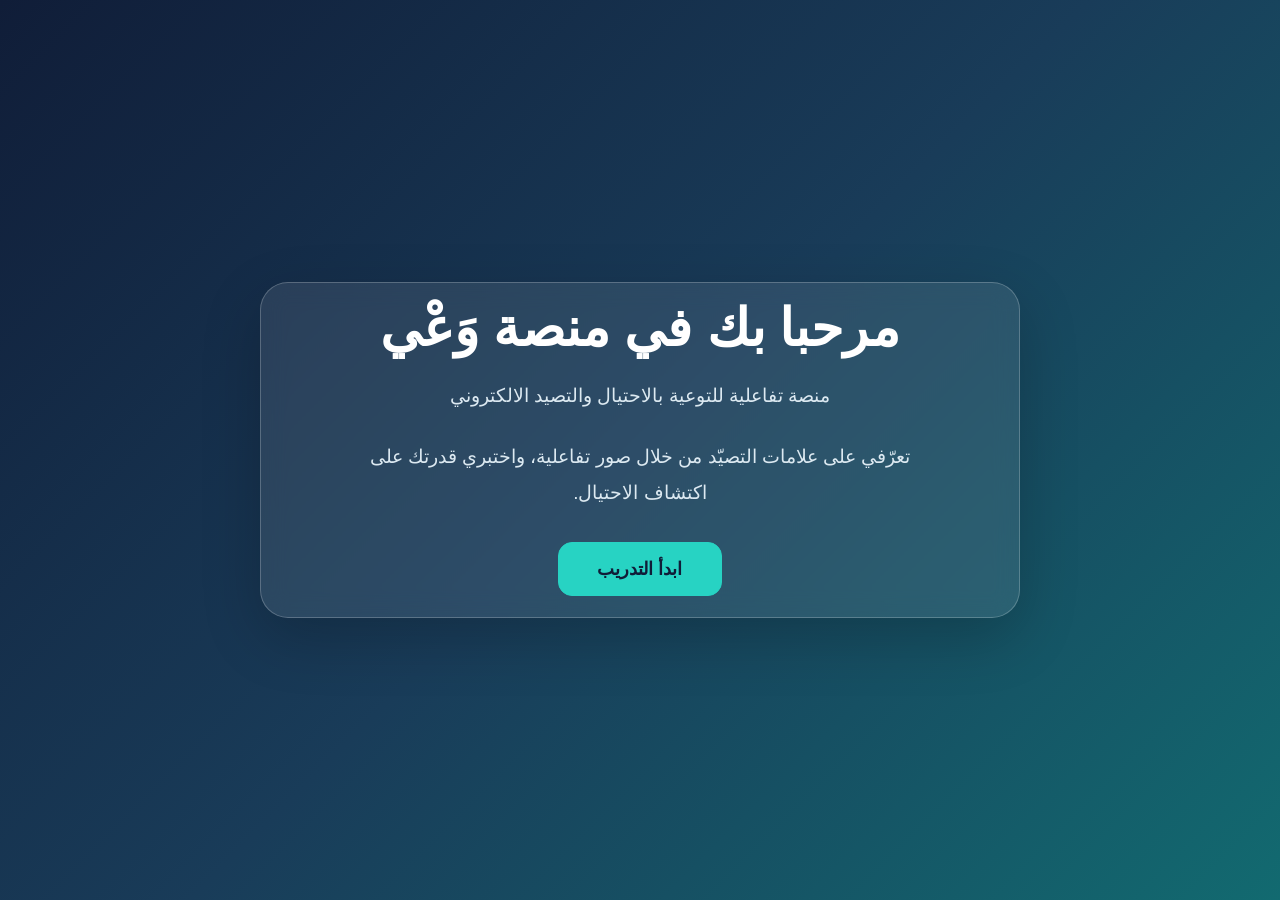
<file: index.html>
<!DOCTYPE html>
<html lang="ar" dir="rtl">
<head>
    <meta charset="UTF-8">
    <meta name="viewport" content="width=device-width, initial-scale=1.0">
    <title>منصة وعي w3y</title>
    <link rel="stylesheet" href="css/style.css">
</head>
<body>
    <main class="hero-card">
 <h1>مرحبا بك في منصة وَعْي</h1> 
 <p>منصة تفاعلية للتوعية بالاحتيال والتصيد الالكتروني</p>
 <p>تعرّفي على علامات التصيّد من خلال صور تفاعلية، واختبري قدرتك على اكتشاف الاحتيال.</p>
 <a href="login.html">
    <button>ابدأ التدريب</button>
 </a>
  </main>
</body>
</html>
</file>
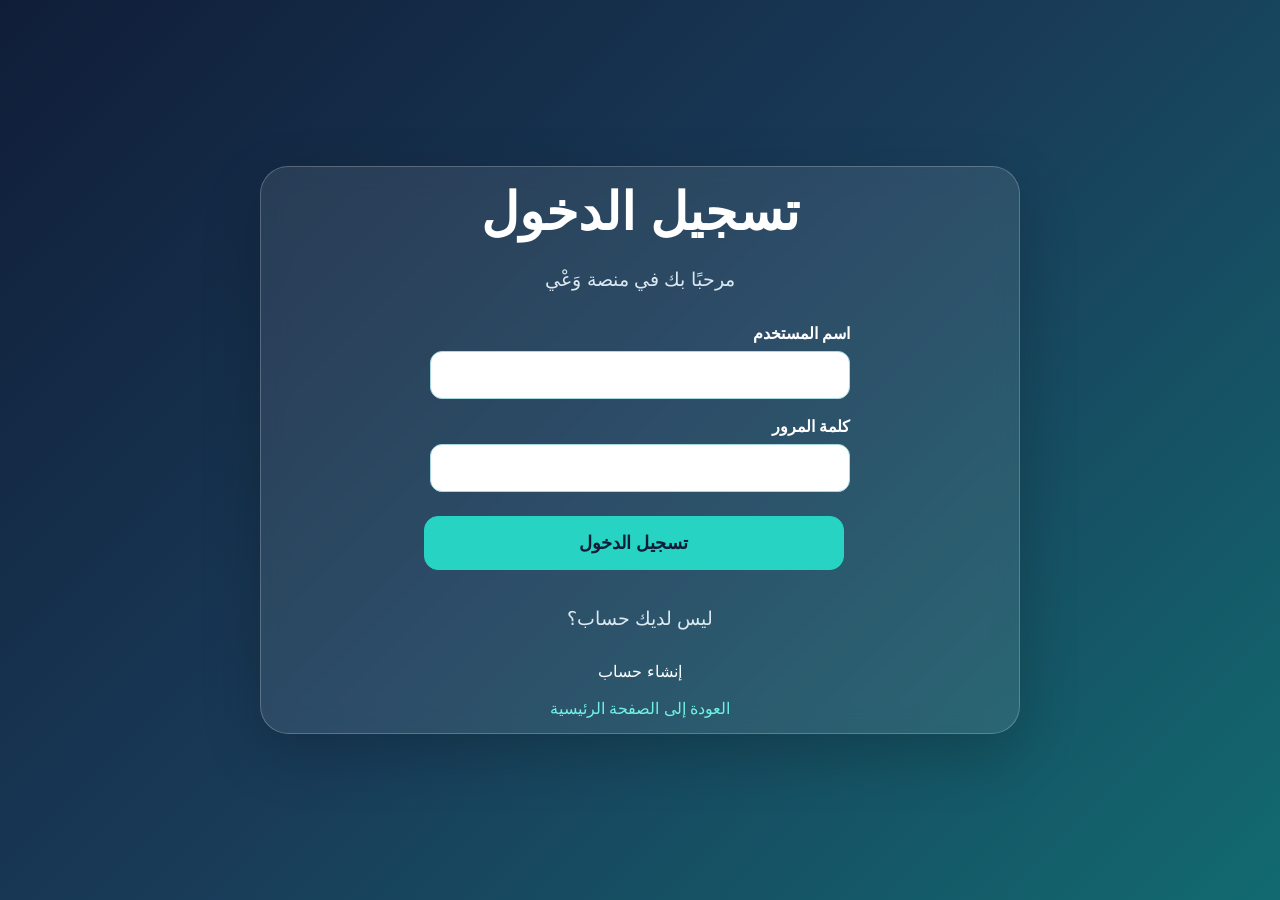
<file: login.html>
<!DOCTYPE html>
<html lang="ar" dir="rtl">

<head>
    <meta charset="UTF-8">
    <meta name="viewport" content="width=device-width, initial-scale=1.0">
    <title>تسجيل الدخول | وَعْي W3Y</title>
    <link rel="stylesheet" href="css/style.css">
</head>

<body>
<main class="hero-card">
    <h1>تسجيل الدخول</h1>

    <p>مرحبًا بك في منصة وَعْي</p>

  <form id="loginForm">
  
        <label for="username">اسم المستخدم</label>
        <br>
        <input type="text" id="username" name="username" required>

        <br><br>

        <label for="password">كلمة المرور</label>
        <br>
        <input type="password" id="password" name="password" required>

        <br><br>

        <button type="submit">تسجيل الدخول</button>
    </form>

    <p>ليس لديك حساب؟</p>
 <a href="register.html" class="register-btn">إنشاء حساب</a>

    <br><br>

    <a href="index.html">العودة إلى الصفحة الرئيسية</a>
    </main>
<script>
    document.getElementById("loginForm").addEventListener("submit", async function(event) {
        event.preventDefault();
    const username = document.getElementById("username").value.trim();
    const password = document.getElementById("password").value; 
     try {
    const response = await fetch("/api/login", {
        method: "POST",
        headers: { "Content-Type": "application/json" },
        body: JSON.stringify({ username, password })
    });

    const result = await response.json();

    if (response.ok) {
        window.location.href = "training.html";
    } else {
        alert(result.error || "اسم المستخدم أو كلمة المرور غير صحيحة");
    }
} catch (error) {
    alert("تعذّر الاتصال بالسيرفر");
}  
    });
</script>
</body>
</file>
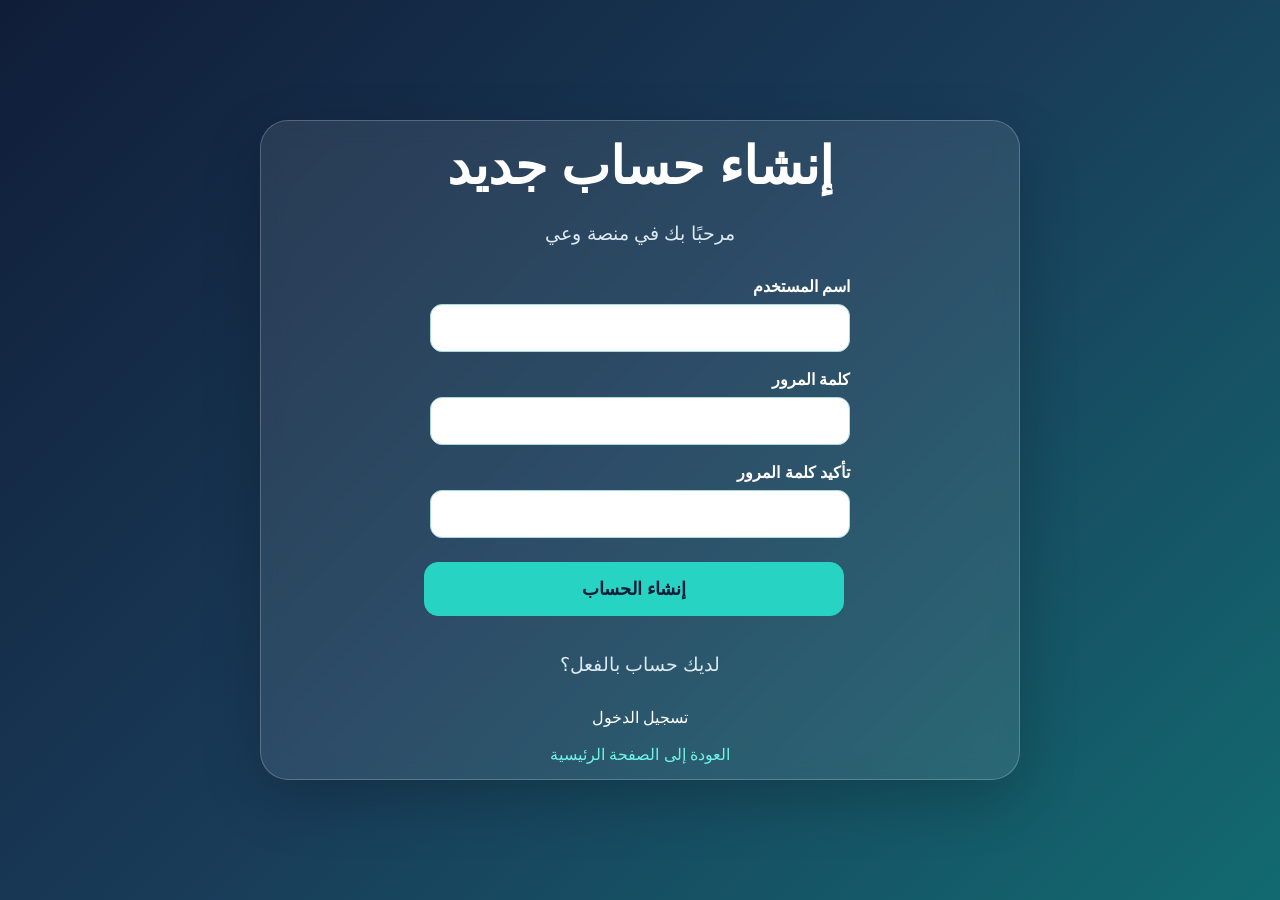
<file: register.html>
<!DOCTYPE html>
<html lang="ar" dir="rtl">
<head>
    <meta charset="UTF-8">
    <meta name="viewport" content="width=device-width, initial-scale=1.0">
    <title>إنشاء حساب | منصة وعي W3Y</title>
    <link rel="stylesheet" href="css/style.css">
</head>
<body>
    <main class="hero-card">

    <h1>إنشاء حساب جديد</h1>
    <p>مرحبًا بك في منصة وعي</p>

    <form id="registerForm">
        <label for="username">اسم المستخدم</label>
        <br>
        <input type="text" id="username" required>

        <br><br>

        <label for="password">كلمة المرور</label>
        <br>
        <input type="password" id="password" required>

        <br><br>

        <label for="confirmPassword">تأكيد كلمة المرور</label>
        <br>
        <input type="password" id="confirmPassword" required>

        <br><br>

        <button type="submit">إنشاء الحساب</button>
    </form>

    <p>لديك حساب بالفعل؟</p>
    <a href="login.html">تسجيل الدخول</a>

    <br><br>

    <a href="index.html">العودة إلى الصفحة الرئيسية</a>
    </main>
<script>
document.getElementById("registerForm").addEventListener("submit", async function(event) {
    event.preventDefault();
const username = document.getElementById("username").value.trim();
    const password = document.getElementById("password").value;
    const confirmPassword = document.getElementById("confirmPassword").value;

    if (password !== confirmPassword) {
        alert("كلمتا المرور غير متطابقتين");
        return;
    }
const response = await fetch("/api/register", {
 method: "POST",
 headers: { "Content-Type": "application/json" },
 body: JSON.stringify({ username, password })   
});
const result = await response.json();
if (response.ok) {
alert(result.message || "تم إنشاء الحساب بنجاح");
 } else {
 alert(result.error || "تعذّر إنشاء الحساب");
}       
});
</script>
</body>
</html>
</file>
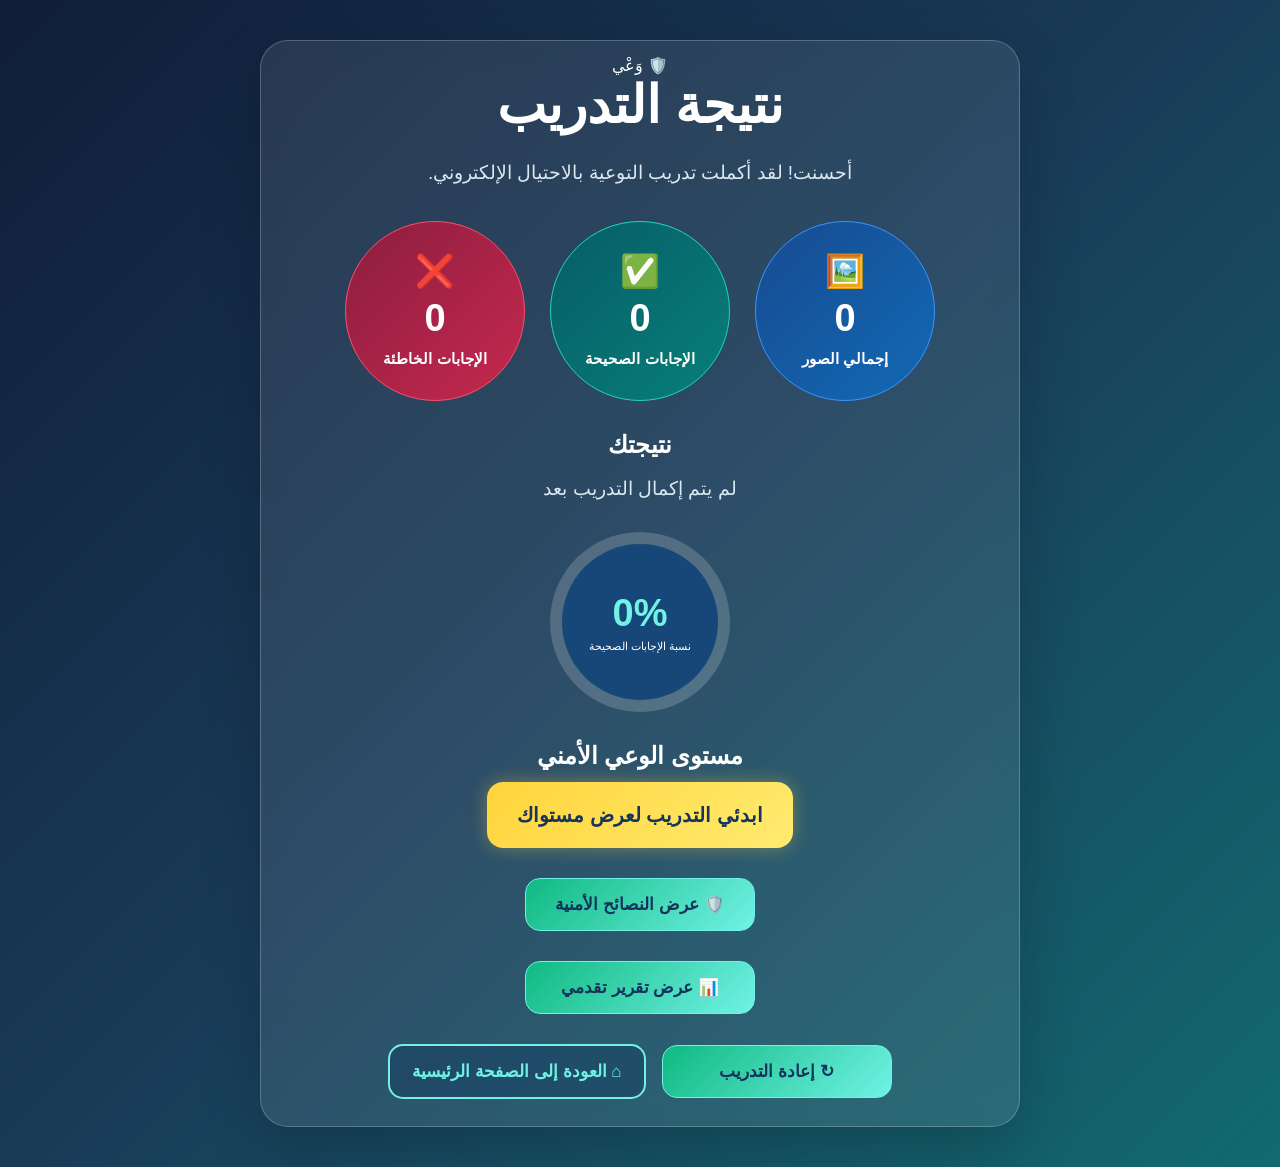
<file: result.html>
<!DOCTYPE html>
<html lang="ar" dir="rtl">

<head>
    <meta charset="UTF-8">
    <meta name="viewport" content="width=device-width, initial-scale=1.0">
    <title>النتيجة | وَعْي W3Y</title>
    <link rel="stylesheet" href="css/style.css">
</head>

<body>
    <main class="hero-card">
      <div class="w3y-brand">
    <span class="w3y-brand-icon">🛡️</span>
    <span>وَعْي</span>
</div>  

    <h1>نتيجة التدريب</h1>

    <p>أحسنت! لقد أكملت تدريب التوعية بالاحتيال الإلكتروني.</p>
<div class="result-stats">

    <div class="stat-card">
        <span class="stat-icon">🖼️</span>
        <strong id="total-count">0</strong>
        <span>إجمالي الصور</span>
    </div>

    <div class="stat-card">
        <span class="stat-icon">✅</span>
        <strong id="correct-count">0</strong>
        <span>الإجابات الصحيحة</span>
    </div>

    <div class="stat-card">
        <span class="stat-icon">❌</span>
        <strong id="wrong-count">0</strong>
        <span>الإجابات الخاطئة</span>
    </div>

</div>
    <h2>نتيجتك</h2>

    <p id="score">جاري عرض النتيجة...</p>
<div class="score-circle" id="score-circle">
    <span id="score-percentage">0%</span>
    <small>نسبة الإجابات الصحيحة</small>
</div>
    <h2>مستوى الوعي الأمني</h2>

    <p id="level">سيظهر مستوى الوعي هنا</p>
    <p id="learning-message"></p>
<div class="result-actions">
    <a href="tips.html" class="result-btn result-btn-primary">
        🛡️ عرض النصائح الأمنية
    </a>
</div>
<div class="result-actions">
    <a href="report.html" class="result-btn result-btn-primary">
        📊 عرض تقرير تقدمي
    </a>
</div>
<div class="result-actions">
    <a href="training.html" class="result-btn result-btn-primary">
        ↻ إعادة التدريب
    </a>

    <a href="index.html" class="result-btn result-btn-outline">
        ⌂ العودة إلى الصفحة الرئيسية
    </a>
</div>
  </main>  
<script src="js/result.js"></script>
</body>

</html>
</file>
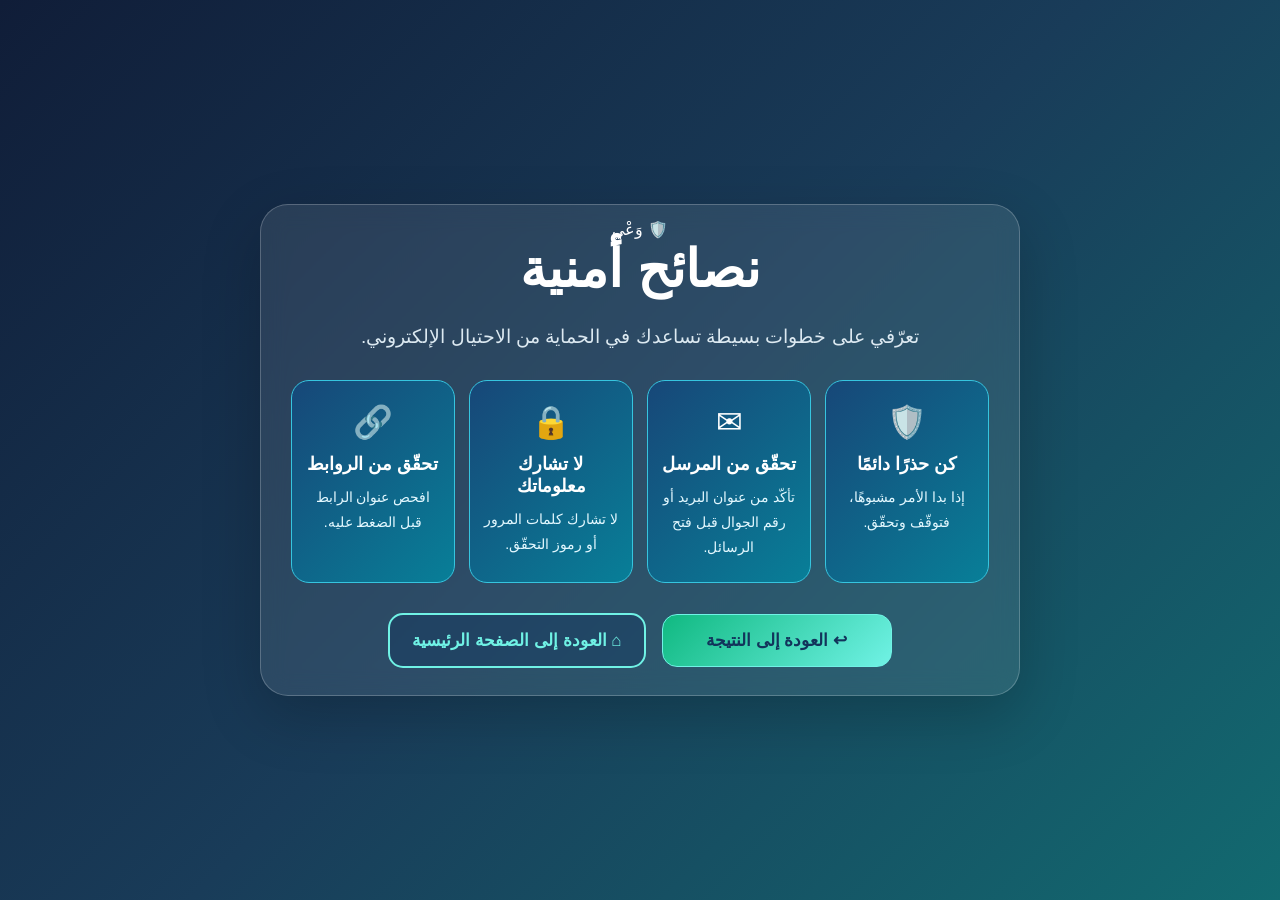
<file: tips.html>
<!DOCTYPE html>
<html lang="ar" dir="rtl">

<head>
    <meta charset="UTF-8">
    <meta name="viewport" content="width=device-width, initial-scale=1.0">
    <title>النصائح الأمنية | وَعْي W3Y</title>
    <link rel="stylesheet" href="css/style.css">
</head>

<body>
    <main class="hero-card">
        <div class="w3y-brand">
            <span class="w3y-brand-icon">🛡️</span>
            <span>وَعْي</span>
        </div>

        <h1>نصائح أمنية</h1>
        <p>تعرّفي على خطوات بسيطة تساعدك في الحماية من الاحتيال الإلكتروني.</p>

        <div class="tips-grid">
            <div class="tip-card">
                <span class="tip-icon">🛡️</span>
                <h3>كن حذرًا دائمًا</h3>
                <p>إذا بدا الأمر مشبوهًا، فتوقّف وتحقّق.</p>
            </div>

            <div class="tip-card">
                <span class="tip-icon">&#9993;</span>
                <h3>تحقّق من المرسل</h3>
                <p>تأكّد من عنوان البريد أو رقم الجوال قبل فتح الرسائل.</p>
            </div>

            <div class="tip-card">
                <span class="tip-icon">🔒</span>
                <h3>لا تشارك معلوماتك</h3>
                <p>لا تشارك كلمات المرور أو رموز التحقّق.</p>
            </div>

            <div class="tip-card">
                <span class="tip-icon">🔗</span>
                <h3>تحقّق من الروابط</h3>
                <p>افحص عنوان الرابط قبل الضغط عليه.</p>
            </div>
        </div>

        <div class="result-actions">
            <a href="result.html" class="result-btn result-btn-primary">
                ↩ العودة إلى النتيجة
            </a>

            <a href="index.html" class="result-btn result-btn-outline">
                ⌂ العودة إلى الصفحة الرئيسية
            </a>
        </div>
    </main>
</body>

</html>
</file>
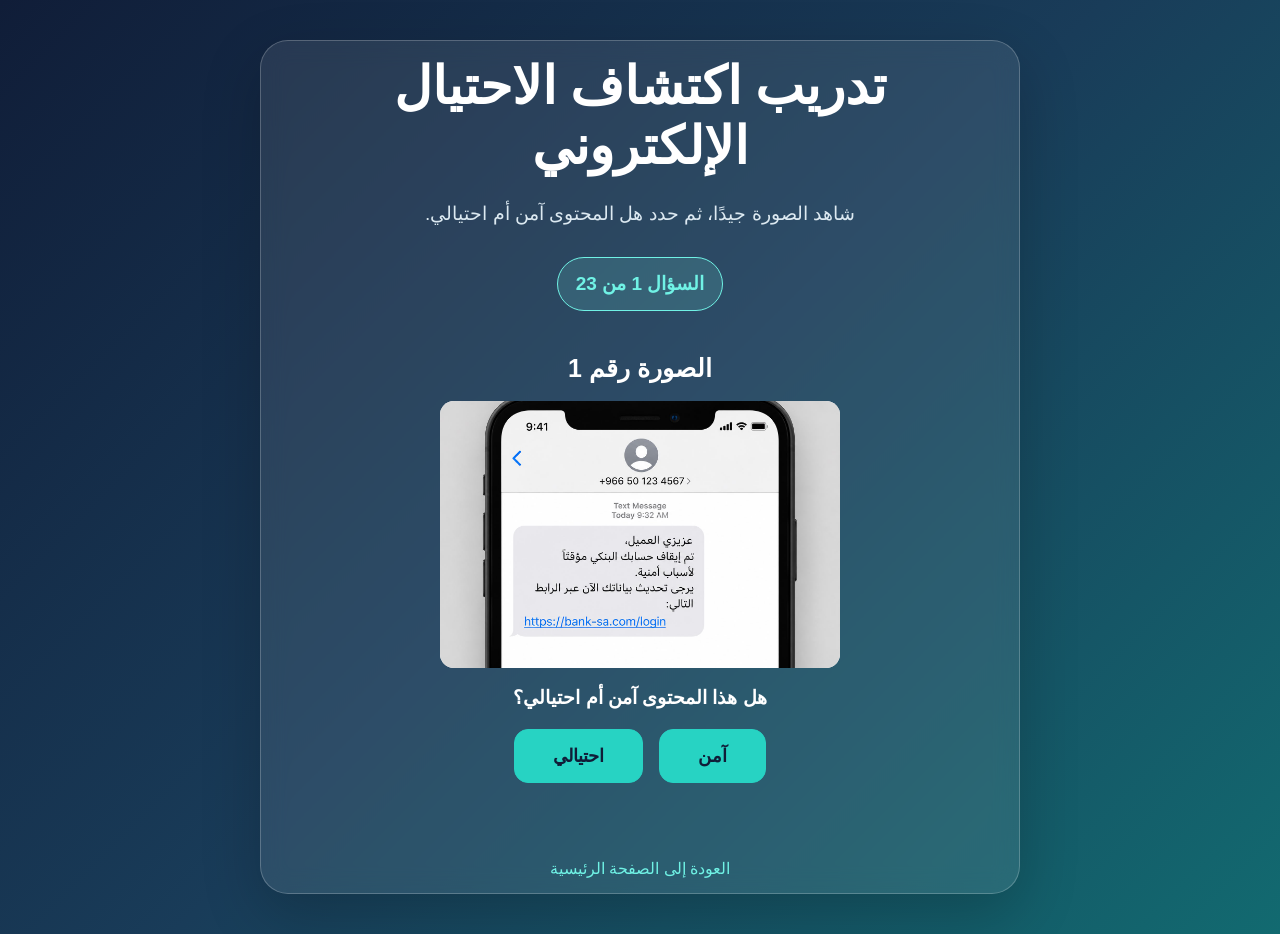
<file: training.html>
<!DOCTYPE html>
<html lang="ar" dir="rtl">

<head>
    <meta charset="UTF-8">
    <meta name="viewport" content="width=device-width, initial-scale=1.0">
    <title>التدريب | وَعْي W3Y</title>
    <link rel="stylesheet" href="css/style.css">
</head>

<body>
    <main class="hero-card">

    <h1>تدريب اكتشاف الاحتيال الإلكتروني</h1>

    <p>
        شاهد الصورة جيدًا، ثم حدد هل المحتوى آمن أم احتيالي.
    </p>
<p id="question-progress">السؤال 1 من 3</p>
    <h2 id="question-title">الصورة رقم 1</h2>

    <img id="training-image"
     src="images/training1.jpg"
     alt="صورة تدريبية لاكتشاف الاحتيال"
     width="400">

    <h3>هل هذا المحتوى آمن أم احتيالي؟</h3>

   <button type="button" onclick="checkAnswer('safe')">آمن</button>
<button type="button" onclick="checkAnswer('fraud')">احتيالي</button>
    <br><br>

    <p id="feedback"></p>

   <button type="button" id="next-btn" onclick="nextQuestion()" hidden>الصورة التالية</button> 

    <br><br>

    <a href="index.html">العودة إلى الصفحة الرئيسية</a>
    </main>
<script src="js/script.js"></script>
</body>

</html>
</file>
<file: css/style.css>
/* ألوان منصة وَعْي */
:root {
  --navy: #101d38;
  --teal: #27d3c3;
  --white: #ffffff;
}

* {
  box-sizing: border-box;
}

body {
  margin: 0;
  min-height: 100vh;
  padding: 40px 20px;
  display: flex;
  flex-direction: column;
  justify-content: center;
  align-items: center;
  gap: 18px;
  text-align: center;
  direction: rtl;
  font-family: Tahoma, Arial, sans-serif;
  color: var(--white);
  background: linear-gradient(135deg, #101d38, #193c59, #126a70);
}

h1 {
  margin: 0;
  font-size: clamp(30px, 5vw, 52px);
}

p {
  margin: 0;
  max-width: 600px;
  font-size: 19px;
  line-height: 1.9;
  color: #dce9f1;
}

a {
  text-decoration: none;
}

button {
  margin-top: 12px;
  padding: 15px 38px;
  border: 1px solid var(--teal);
  border-radius: 14px;
  background: var(--teal);
  color: var(--navy);
  font: bold 18px Tahoma, Arial, sans-serif;
  cursor: pointer;
  transition: transform 0.2s, background 0.2s;
}

button:hover {
  background: #70f2e5;
  transform: translateY(-2px);
}
/* بطاقة الصفحة الرئيسية */
.hero-card {
  width: 100%;
  max-width: 760px;
  margin: 0 auto;
  padding: 40px 30px;
  border: 1px solid rgba(255, 255, 255, 0.22);
  border-radius: 28px;
  background: rgba(255, 255, 255, 0.09);
  box-shadow: 0 20px 60px rgba(0, 0, 0, 0.2);
  backdrop-filter: blur(12px);
}

.hero-card h1 {
  margin-bottom: 20px;
}

.hero-card p {
  margin: 0 auto 25px;
}

@media (max-width: 600px) {
  .hero-card {
    padding: 35px 20px;
  }
}
/* تنسيق نموذج تسجيل الدخول */
.hero-card form {
  width: 100%;
  max-width: 420px;
  margin: 25px auto;
  text-align: right;
}

.hero-card label {
  display: inline-block;
  margin-bottom: 8px;
  font-size: 16px;
  font-weight: bold;
}

.hero-card input {
  width: 100%;
  padding: 14px 16px;
  border: 1px solid #a8d9e2;
  border-radius: 12px;
  background: #ffffff;
  color: #101d38;
  font-size: 16px;
  font-family: Tahoma, Arial, sans-serif;
}

.hero-card input:focus {
  outline: 3px solid #27d3c3;
  outline-offset: 2px;
}

.hero-card form button {
  width: 100%;
}

.hero-card > a {
  color: #ffffff;
}
/* تنسيق واجهة التدريب */
#training-image {
  display: block;
  width: 100%;
  max-width: 400px;
  max-height: 300px;
  height: auto;
  object-fit: contain;
  margin: 18px auto;
  border-radius: 14px;
  background: #ffffff;
}

#question-title {
  margin: 18px 0 10px;
  font-size: 25px;
}

.hero-card h3 {
  margin: 14px 0;
  font-size: 19px;
}

#feedback {
  margin: 16px auto;
  line-height: 1.8;
}

.hero-card button {
  margin: 6px;
}

@media (max-width: 600px) {
  #training-image {
    max-height: 240px;
  }
}
.hero-card h2 {
  font-size: 24px;
  margin-top: 24px;
  margin-bottom: 12px;
}

.hero-card li {
  text-align: right;
  line-height: 1.9;
  margin-bottom: 8px;
}
.hero-card {
    padding-top: 15px;
    padding-bottom: 15px;
}
/* بطاقات إحصائيات نتيجة التدريب */
.report-summary {
    display: grid;
    grid-template-columns: repeat(3, 1fr);
    gap: 12px;
    margin: 28px 0;
}

.stat-card {
    display: flex;
    flex-direction: column;
    align-items: center;
    justify-content: center;
    gap: 12px;

    width: 180px;
    height: 180px;
    padding: 15px;
    box-sizing: border-box;

    border: 1px solid rgba(255, 255, 255, 0.25);
    border-radius: 50%;
    background: rgba(255, 255, 255, 0.12);
}
.report-summary .stat-card:nth-child(1) {
    background: rgba(34, 211, 238, 0.22);
    border: 2px solid #22d3ee;
}

.report-summary .stat-card:nth-child(2) {
    background: rgba(16, 185, 129, 0.22);
    border: 2px solid #10b981;
}

.report-summary .stat-card:nth-child(3) {
    background: rgba(168, 85, 247, 0.22);
    border: 2px solid #a855f7;
}

.stat-card span {
    font-size: 15px;
}

.stat-card strong {
    font-size: 34px;
    color: #70f2e5;
}

@media (max-width: 600px) {
    .result-stats {
        grid-template-columns: 1fr;
    }
}
/* دائرة نسبة الإجابات الصحيحة */
.score-circle {
    --percentage: 0%;
    width: 180px;
    height: 180px;
    margin: 22px auto 30px;
    border-radius: 50%;
    background: conic-gradient(#70f2e5 var(--percentage), rgba(255, 255, 255, 0.18) 0);
    display: flex;
    flex-direction: column;
    align-items: center;
    justify-content: center;
    position: relative;
    gap: 5px;
}

.score-circle::before {
    content: "";
    position: absolute;
    inset: 12px;
    border-radius: 50%;
    background: #164778;
}

.score-circle span,
.score-circle small {
    position: relative;
    z-index: 1;
}

.score-circle span {
    font-size: 38px;
    font-weight: bold;
    color: #70f2e5;
}

.score-circle small {
    font-size: 11px;
    color: #ffffff;
}
/* ألوان بطاقات نتيجة التدريب */
.result-stats .stat-card:nth-child(1) {
    background: linear-gradient(135deg, #174b91, #1269b5);
    border: 1px solid #3995ff;
}

.result-stats .stat-card:nth-child(2) {
    background: linear-gradient(135deg, #075d68, #087f78);
    border: 1px solid #20d6bd;
}

.result-stats .stat-card:nth-child(3) {
   background: linear-gradient(135deg, #8b1e3f, #c6284e);
border: 1px solid #ff4d6d; 
}
/* بطاقة مستوى الوعي المتوسط */
#level {
    display: table;
    margin: 12px auto 24px;
    padding: 14px 30px;
    border-radius: 16px;
    background: linear-gradient(135deg, #ffd43b, #ffeb70);
    color: #17345b;
    font-size: 20px;
    font-weight: bold;
    box-shadow: 0 0 18px rgba(255, 212, 59, 0.35);
}
/* لون رابط العودة إلى الصفحة الرئيسية ورمز البيت */
a[href="index.html"] {
    color: #70f2e5;
}

a[href="index.html"] svg,
a[href="index.html"] i {
    color: #70f2e5;
    stroke: #70f2e5;
}
/* نقاط النصائح الأمنية باللون الأصفر */
.hero-card li::marker {
    color: #ffd43b;
}
/* تنسيق رموز بطاقات النتائج */
.stat-card .stat-icon {
    font-size: 30px;
    line-height: 1;
}

.stat-card strong {
    font-size: 36px;
    color: #ffffff;
}

.stat-card span:last-child {
    font-size: 15px;
    font-weight: 600;
}
.result-stats .stat-card {
    display: flex;
    flex-direction: column;
    align-items: center;
    justify-content: center;
    gap: 10px;
    text-align: center;
}

.result-stats .stat-card .stat-icon {
    display: block;
    font-size: 32px;
}

.result-stats .stat-card strong {
    display: block;
    font-size: 38px;
}
/* إزالة الإطار الداخلي مع الحفاظ على ألوان البطاقات */
.result-stats .stat-card > .stat-card {
    background: transparent;
    border: none;
    box-shadow: none;
    padding: 0;
    width: 100%;
}
/* تنسيق بطاقات النصائح الأمنية */
.tips-grid {
    display: grid;
    grid-template-columns: repeat(4, minmax(0, 1fr));
    gap: 14px;
    margin: 24px 0 30px;
}

.tip-card {
    background: linear-gradient(135deg, #174778, #087f98);
    border: 1px solid #36c5df;
    border-radius: 18px;
    padding: 22px 14px;
    text-align: center;
    color: #ffffff;
}

.tip-icon {
    display: block;
    font-size: 32px;
    margin-bottom: 12px;
}

.tip-card h3 {
    font-size: 18px;
    margin: 0 0 10px;
    color: #ffffff;
}

.tip-card p {
    font-size: 14px;
    line-height: 1.8;
    margin: 0;
    color: #e3f8ff;
}

@media (max-width: 850px) {
    .tips-grid {
        grid-template-columns: repeat(2, 1fr);
    }
}

@media (max-width: 480px) {
    .tips-grid {
        grid-template-columns: 1fr;
    }
}
/* أزرار صفحة النتيجة */
.result-actions {
    display: flex;
    justify-content: center;
    align-items: center;
    gap: 16px;
    flex-wrap: wrap;
    margin: 30px 0 12px;
}

.result-actions .result-btn {
    display: inline-flex;
    justify-content: center;
    align-items: center;
    min-width: 230px;
    padding: 15px 22px;
    border-radius: 15px;
    font-size: 17px;
    font-weight: bold;
    text-decoration: none;
    transition: transform 0.2s ease;
}

.result-actions .result-btn:hover {
    transform: translateY(-3px);
}

/* زر إعادة التدريب */
.result-actions .result-btn-primary {
    background: linear-gradient(135deg, #10b981, #70f2e5);
    color: #12345b;
    border: 1px solid #70f2e5;
}

/* زر العودة للرئيسية */
.result-actions .result-btn-outline {
    background: rgba(13, 49, 93, 0.35);
    color: #70f2e5;
    border: 2px solid #70f2e5;
}

@media (max-width: 520px) {
    .result-actions .result-btn {
        width: 100%;
        min-width: 0;
    }
}
#question-progress {
  display: inline-block;
  padding: 8px 18px;
  border: 1px solid #70f2e5;
  border-radius: 30px;
  background: rgba(112, 242, 229, 0.15);
  color: #70f2e5;
  font-weight: bold;
}
/* بطاقة شرح الإجابة */
#feedback:not(:empty) {
  padding: 16px 20px;
  border-radius: 14px;
  line-height: 1.9;
  max-width: 600px;
  margin: 18px auto;
  font-weight: bold;
}

#feedback.feedback-correct {
  background: rgba(16, 185, 129, 0.2);
  border: 1px solid #10b981;
  color: #d1fae5;
}

#feedback.feedback-wrong {
  background: rgba(239, 68, 68, 0.2);
  border: 1px solid #ef4444;
  color: #ffe4e6;
}

/* تنسيق صفحة تقرير التقدم */
.report-card {
    max-width: 850px;
    margin: 30px auto;
}

#progressChart {
    width: 100% !important;
    height: 280px !important;
    max-height: 280px;
}
#progressChart {
    width: 100% !important;
    height: 260px !important;
    max-height: 260px !important;
}

.chart-container {
    max-width: 750px;
    height: 300px;
    margin: 20px auto;
}
/* ترتيب سجل النتائج */
#history {
    display: flex;
    flex-wrap: wrap;
    justify-content: center;
    gap: 12px;
    margin: 15px auto 25px;
}

#history p {
    margin: 0;
    padding: 10px 18px;
    border: 1px solid rgba(255, 255, 255, 0.25);
    border-radius: 12px;
    background: rgba(255, 255, 255, 0.08);
    min-width: 130px;
    text-align: center;
}
.result-stats {
    display: flex;
    justify-content: center;
    align-items: center;
    gap: 25px;
    flex-wrap: wrap;
    margin: 30px auto;
}
</file>
